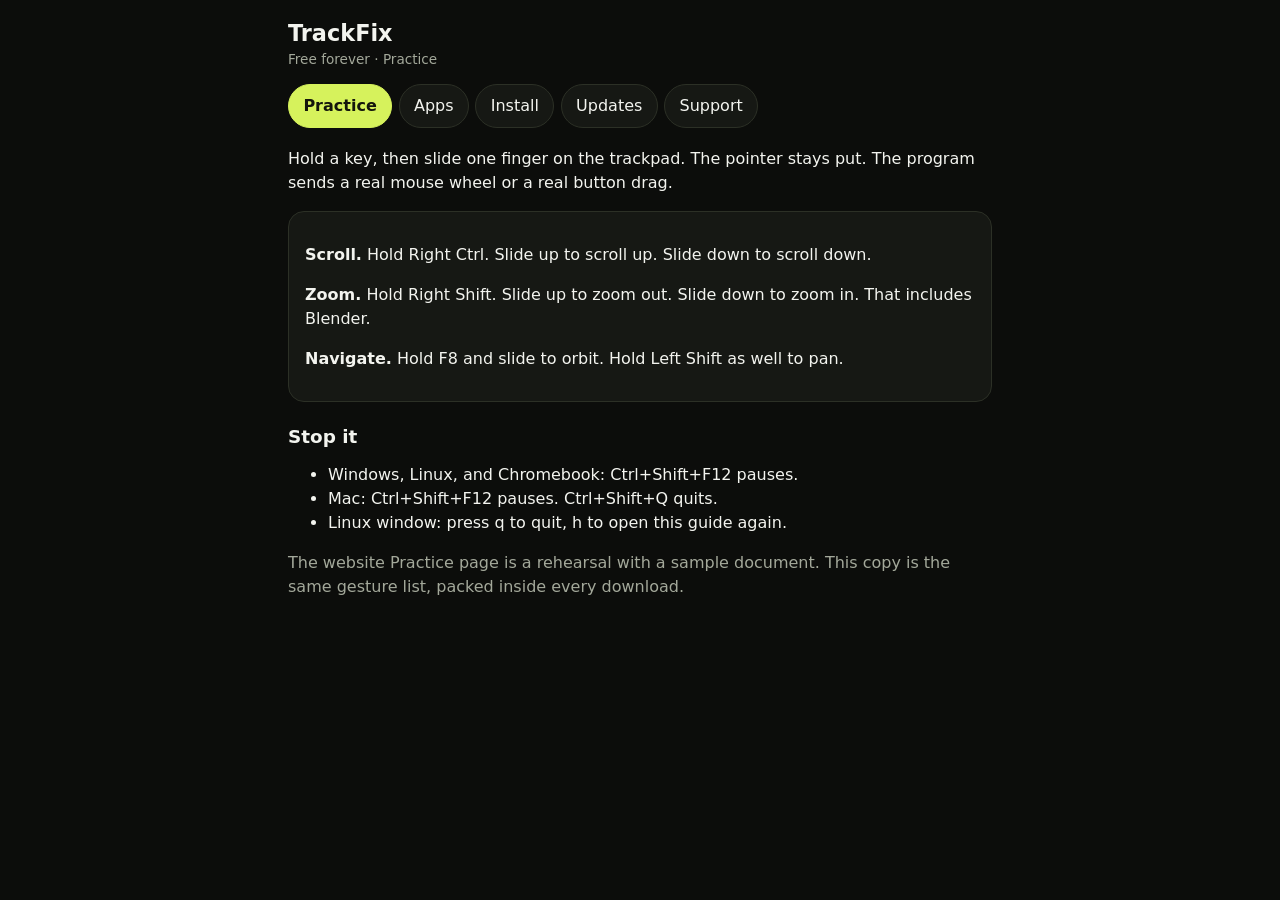
<file: Guide/index.html>
<!doctype html>
<html lang="en">
  <head>
    <meta charset="utf-8" />
    <meta name="viewport" content="width=device-width, initial-scale=1" />
    <title>Practice · TrackFix</title>
    <link rel="stylesheet" href="guide.css" />
  </head>
  <body>
    <main>
      <h1>TrackFix</h1>
      <p class="brand">Free forever · Practice</p>
      <nav>
        <a href="index.html" aria-current="page">Practice</a>
        <a href="apps.html">Apps</a>
        <a href="install.html">Install</a>
        <a href="updates.html">Updates</a>
        <a href="support.html">Support</a>
      </nav>
      <p>Hold a key, then slide one finger on the trackpad. The pointer stays put. The program sends a real mouse wheel or a real button drag.</p>
      <div class="card">
        <p><strong>Scroll.</strong> Hold Right Ctrl. Slide up to scroll up. Slide down to scroll down.</p>
        <p><strong>Zoom.</strong> Hold Right Shift. Slide up to zoom out. Slide down to zoom in. That includes Blender.</p>
        <p><strong>Navigate.</strong> Hold F8 and slide to orbit. Hold Left Shift as well to pan.</p>
      </div>
      <h2>Stop it</h2>
      <ul>
        <li>Windows, Linux, and Chromebook: Ctrl+Shift+F12 pauses.</li>
        <li>Mac: Ctrl+Shift+F12 pauses. Ctrl+Shift+Q quits.</li>
        <li>Linux window: press q to quit, h to open this guide again.</li>
      </ul>
      <p class="muted">The website Practice page is a rehearsal with a sample document. This copy is the same gesture list, packed inside every download.</p>
    </main>
  </body>
</html>
</file>
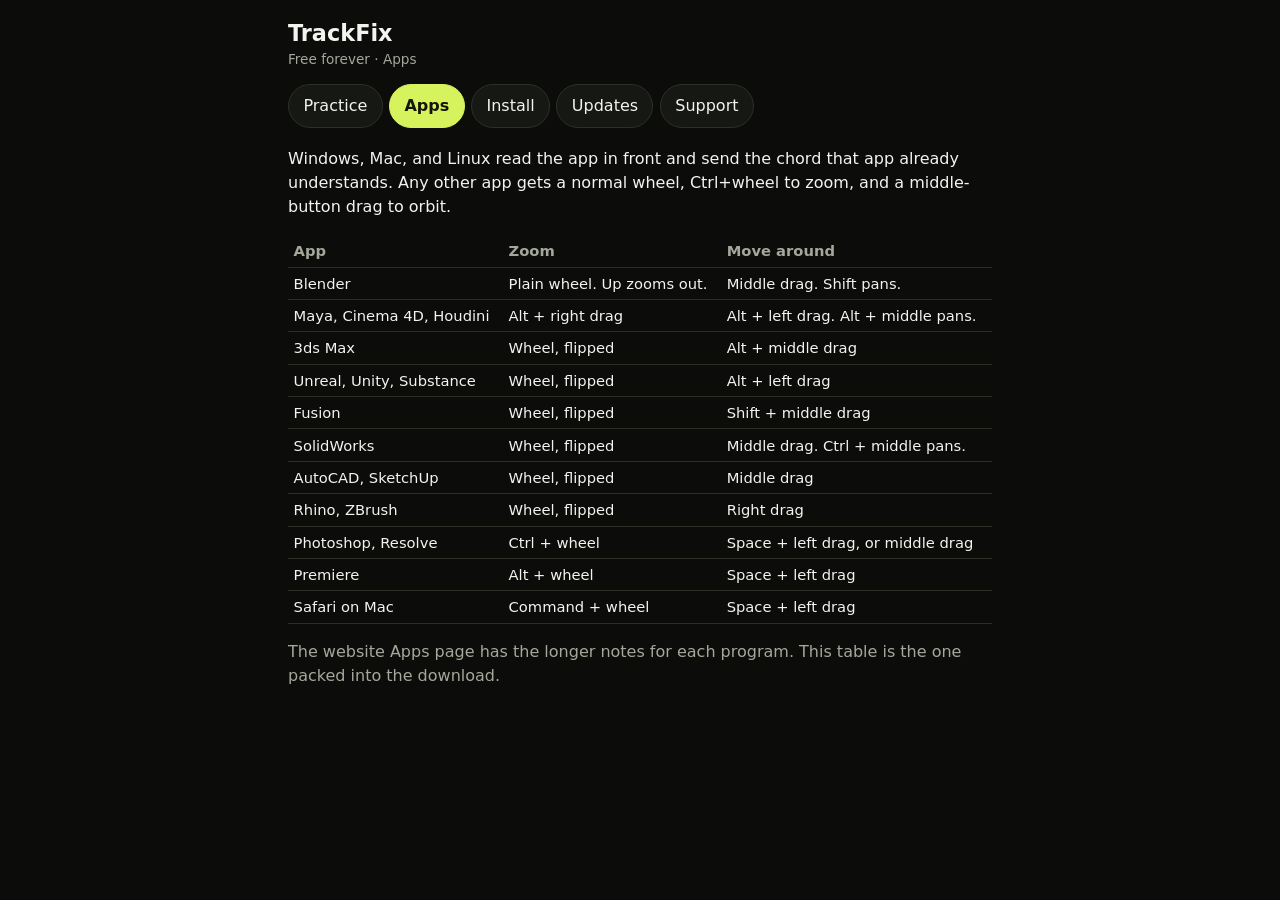
<file: Guide/apps.html>
<!doctype html>
<html lang="en">
  <head>
    <meta charset="utf-8" />
    <meta name="viewport" content="width=device-width, initial-scale=1" />
    <title>Apps · TrackFix</title>
    <link rel="stylesheet" href="guide.css" />
  </head>
  <body>
    <main>
      <h1>TrackFix</h1>
      <p class="brand">Free forever · Apps</p>
      <nav>
        <a href="index.html">Practice</a>
        <a href="apps.html" aria-current="page">Apps</a>
        <a href="install.html">Install</a>
        <a href="updates.html">Updates</a>
        <a href="support.html">Support</a>
      </nav>
      <p>Windows, Mac, and Linux read the app in front and send the chord that app already understands. Any other app gets a normal wheel, Ctrl+wheel to zoom, and a middle-button drag to orbit.</p>
      <table>
        <thead>
          <tr><th>App</th><th>Zoom</th><th>Move around</th></tr>
        </thead>
        <tbody>
          <tr><td>Blender</td><td>Plain wheel. Up zooms out.</td><td>Middle drag. Shift pans.</td></tr>
          <tr><td>Maya, Cinema 4D, Houdini</td><td>Alt + right drag</td><td>Alt + left drag. Alt + middle pans.</td></tr>
          <tr><td>3ds Max</td><td>Wheel, flipped</td><td>Alt + middle drag</td></tr>
          <tr><td>Unreal, Unity, Substance</td><td>Wheel, flipped</td><td>Alt + left drag</td></tr>
          <tr><td>Fusion</td><td>Wheel, flipped</td><td>Shift + middle drag</td></tr>
          <tr><td>SolidWorks</td><td>Wheel, flipped</td><td>Middle drag. Ctrl + middle pans.</td></tr>
          <tr><td>AutoCAD, SketchUp</td><td>Wheel, flipped</td><td>Middle drag</td></tr>
          <tr><td>Rhino, ZBrush</td><td>Wheel, flipped</td><td>Right drag</td></tr>
          <tr><td>Photoshop, Resolve</td><td>Ctrl + wheel</td><td>Space + left drag, or middle drag</td></tr>
          <tr><td>Premiere</td><td>Alt + wheel</td><td>Space + left drag</td></tr>
          <tr><td>Safari on Mac</td><td>Command + wheel</td><td>Space + left drag</td></tr>
        </tbody>
      </table>
      <p class="muted">The website Apps page has the longer notes for each program. This table is the one packed into the download.</p>
    </main>
  </body>
</html>
</file>
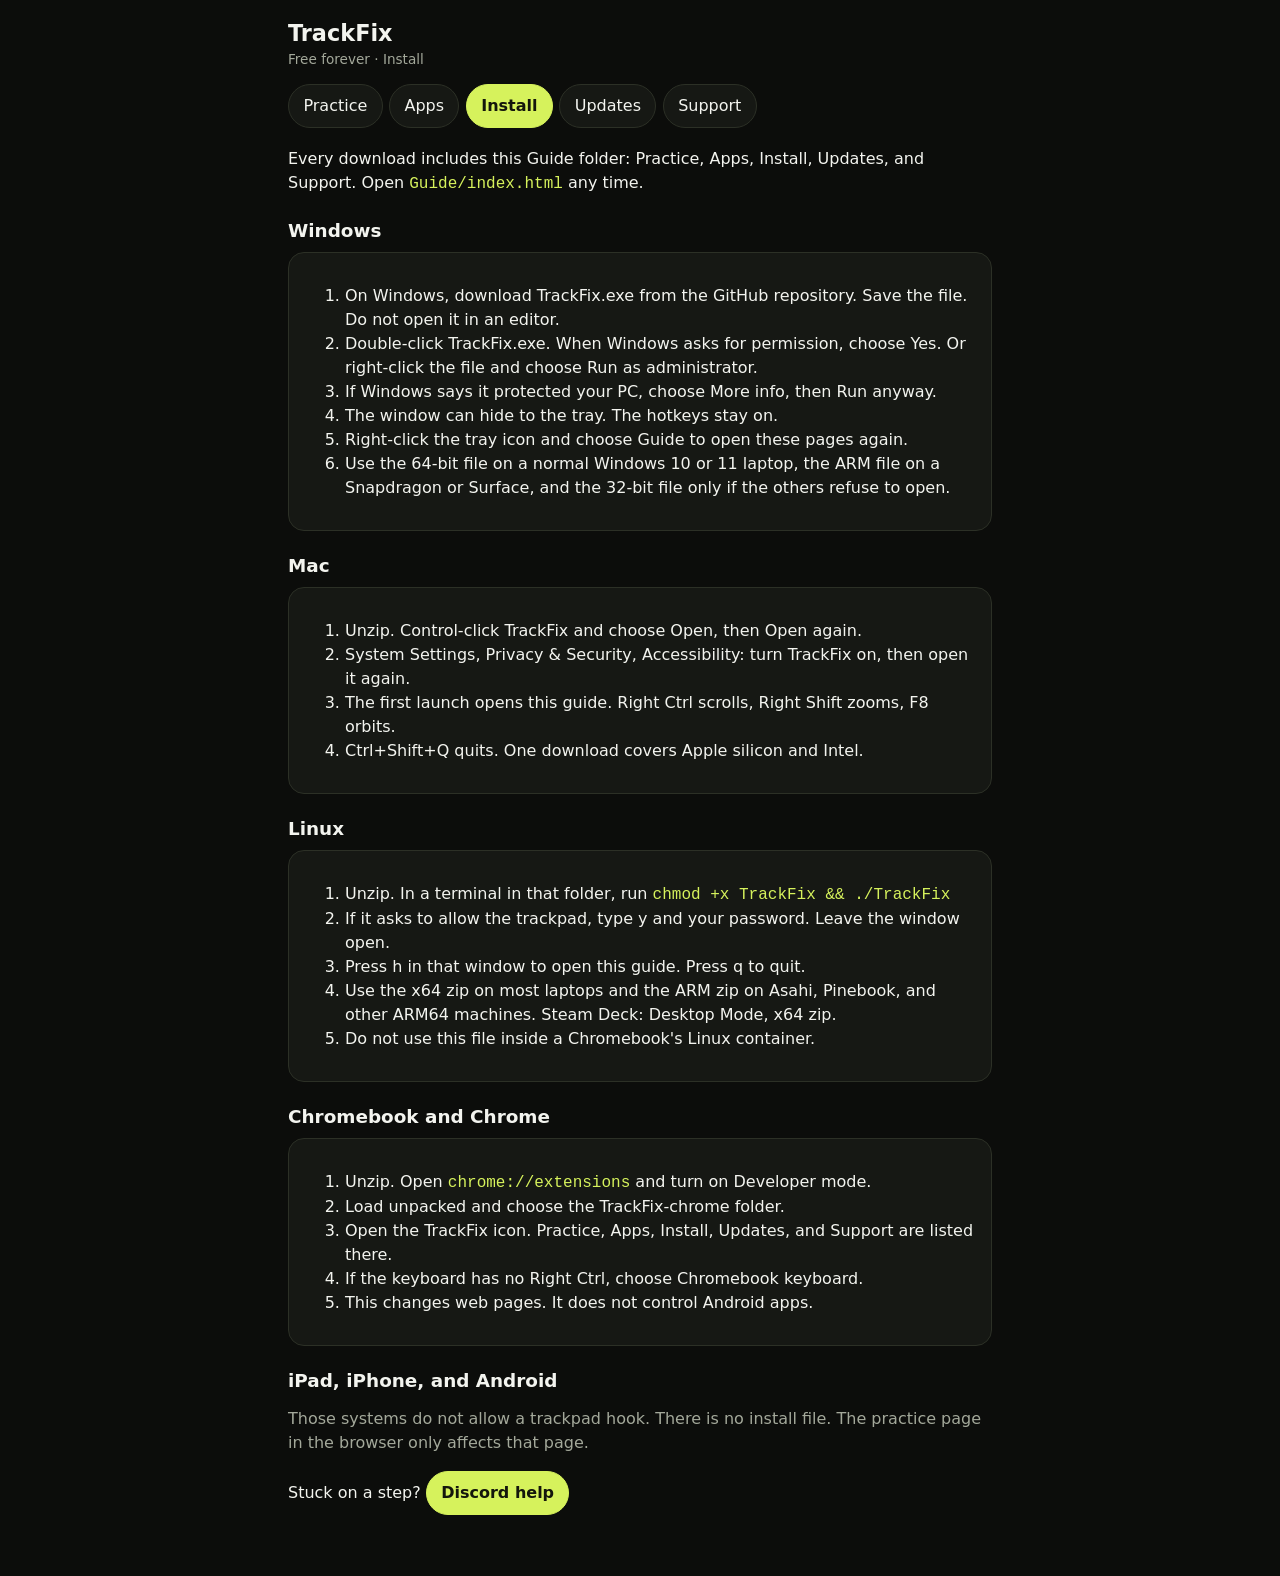
<file: Guide/install.html>
<!doctype html>
<html lang="en">
  <head>
    <meta charset="utf-8" />
    <meta name="viewport" content="width=device-width, initial-scale=1" />
    <title>Install · TrackFix</title>
    <link rel="stylesheet" href="guide.css" />
  </head>
  <body>
    <main>
      <h1>TrackFix</h1>
      <p class="brand">Free forever · Install</p>
      <nav>
        <a href="index.html">Practice</a>
        <a href="apps.html">Apps</a>
        <a href="install.html" aria-current="page">Install</a>
        <a href="updates.html">Updates</a>
        <a href="support.html">Support</a>
      </nav>
      <p>Every download includes this Guide folder: Practice, Apps, Install, Updates, and Support. Open <span class="mono">Guide/index.html</span> any time.</p>

      <h2>Windows</h2>
      <div class="card">
        <ol>
          <li>On Windows, download TrackFix.exe from the GitHub repository. Save the file. Do not open it in an editor.</li>
          <li>Double-click TrackFix.exe. When Windows asks for permission, choose Yes. Or right-click the file and choose Run as administrator.</li>
          <li>If Windows says it protected your PC, choose More info, then Run anyway.</li>
          <li>The window can hide to the tray. The hotkeys stay on.</li>
          <li>Right-click the tray icon and choose Guide to open these pages again.</li>
          <li>Use the 64-bit file on a normal Windows 10 or 11 laptop, the ARM file on a Snapdragon or Surface, and the 32-bit file only if the others refuse to open.</li>
        </ol>
      </div>

      <h2>Mac</h2>
      <div class="card">
        <ol>
          <li>Unzip. Control-click TrackFix and choose Open, then Open again.</li>
          <li>System Settings, Privacy & Security, Accessibility: turn TrackFix on, then open it again.</li>
          <li>The first launch opens this guide. Right Ctrl scrolls, Right Shift zooms, F8 orbits.</li>
          <li>Ctrl+Shift+Q quits. One download covers Apple silicon and Intel.</li>
        </ol>
      </div>

      <h2>Linux</h2>
      <div class="card">
        <ol>
          <li>Unzip. In a terminal in that folder, run <code>chmod +x TrackFix && ./TrackFix</code></li>
          <li>If it asks to allow the trackpad, type y and your password. Leave the window open.</li>
          <li>Press h in that window to open this guide. Press q to quit.</li>
          <li>Use the x64 zip on most laptops and the ARM zip on Asahi, Pinebook, and other ARM64 machines. Steam Deck: Desktop Mode, x64 zip.</li>
          <li>Do not use this file inside a Chromebook's Linux container.</li>
        </ol>
      </div>

      <h2>Chromebook and Chrome</h2>
      <div class="card">
        <ol>
          <li>Unzip. Open <code>chrome://extensions</code> and turn on Developer mode.</li>
          <li>Load unpacked and choose the TrackFix-chrome folder.</li>
          <li>Open the TrackFix icon. Practice, Apps, Install, Updates, and Support are listed there.</li>
          <li>If the keyboard has no Right Ctrl, choose Chromebook keyboard.</li>
          <li>This changes web pages. It does not control Android apps.</li>
        </ol>
      </div>

      <h2>iPad, iPhone, and Android</h2>
      <p class="muted">Those systems do not allow a trackpad hook. There is no install file. The practice page in the browser only affects that page.</p>
      <p>Stuck on a step? <a class="btn solid" href="https://discord.gg/8ESRPHcu2">Discord help</a></p>
    </main>
  </body>
</html>
</file>
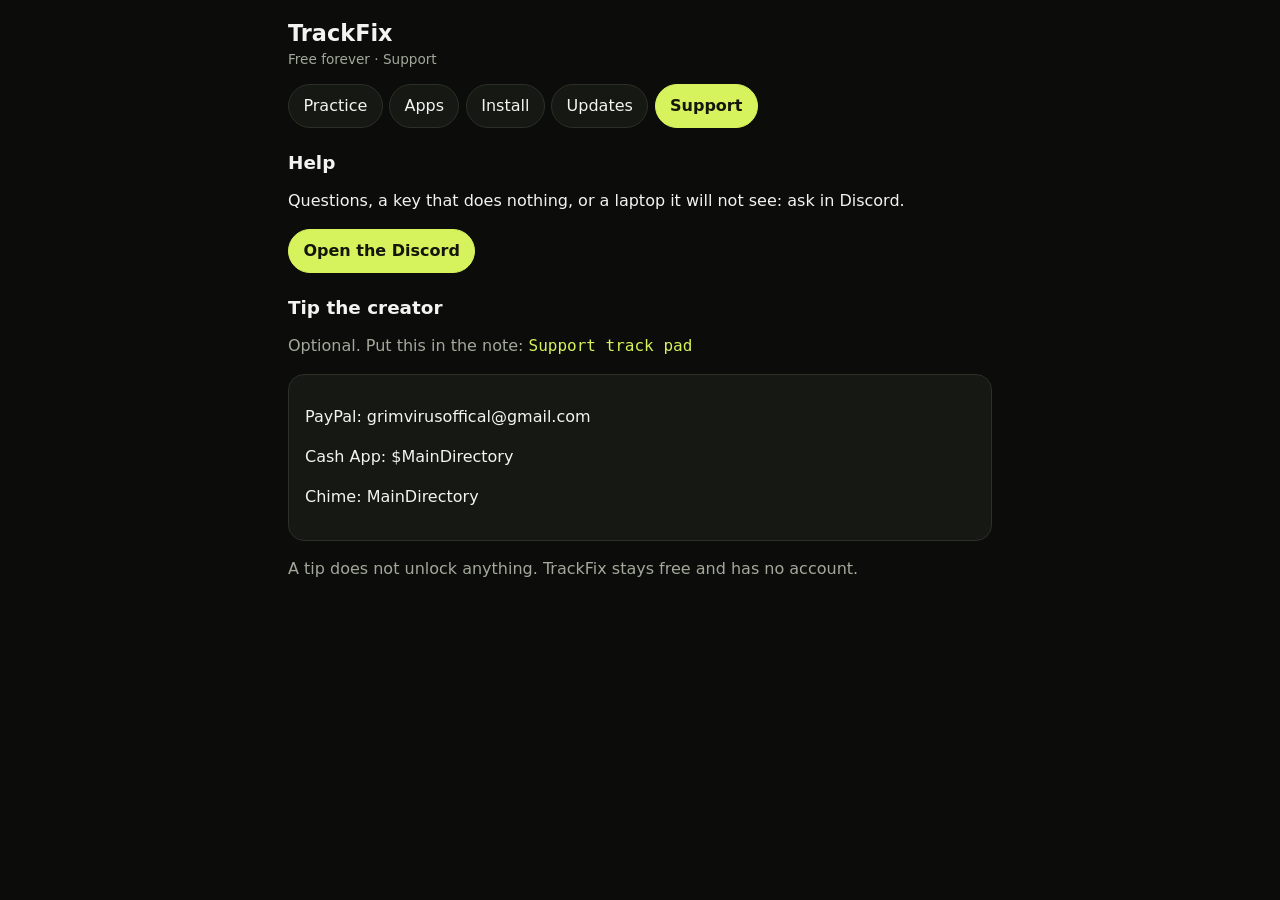
<file: Guide/support.html>
<!doctype html>
<html lang="en">
  <head>
    <meta charset="utf-8" />
    <meta name="viewport" content="width=device-width, initial-scale=1" />
    <title>Support · TrackFix</title>
    <link rel="stylesheet" href="guide.css" />
  </head>
  <body>
    <main>
      <h1>TrackFix</h1>
      <p class="brand">Free forever · Support</p>
      <nav>
        <a href="index.html">Practice</a>
        <a href="apps.html">Apps</a>
        <a href="install.html">Install</a>
        <a href="updates.html">Updates</a>
        <a href="support.html" aria-current="page">Support</a>
      </nav>
      <h2>Help</h2>
      <p>Questions, a key that does nothing, or a laptop it will not see: ask in Discord.</p>
      <p><a class="btn solid" href="https://discord.gg/8ESRPHcu2">Open the Discord</a></p>
      <h2>Tip the creator</h2>
      <p class="muted">Optional. Put this in the note: <span class="mono">Support track pad</span></p>
      <div class="card">
        <p>PayPal: grimvirusoffical@gmail.com</p>
        <p>Cash App: $MainDirectory</p>
        <p>Chime: MainDirectory</p>
      </div>
      <p class="muted">A tip does not unlock anything. TrackFix stays free and has no account.</p>
    </main>
  </body>
</html>
</file>
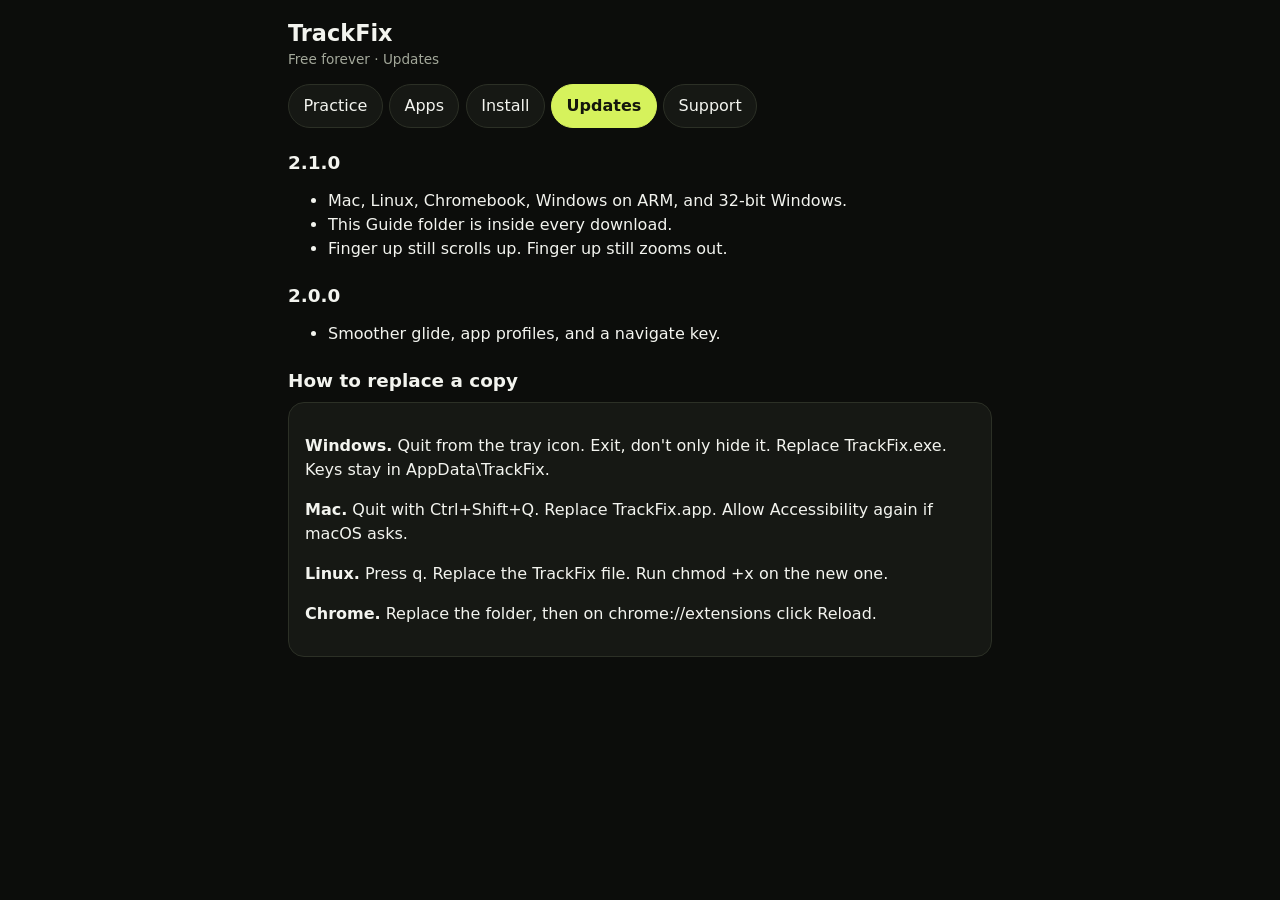
<file: Guide/updates.html>
<!doctype html>
<html lang="en">
  <head>
    <meta charset="utf-8" />
    <meta name="viewport" content="width=device-width, initial-scale=1" />
    <title>Updates · TrackFix</title>
    <link rel="stylesheet" href="guide.css" />
  </head>
  <body>
    <main>
      <h1>TrackFix</h1>
      <p class="brand">Free forever · Updates</p>
      <nav>
        <a href="index.html">Practice</a>
        <a href="apps.html">Apps</a>
        <a href="install.html">Install</a>
        <a href="updates.html" aria-current="page">Updates</a>
        <a href="support.html">Support</a>
      </nav>
      <h2>2.1.0</h2>
      <ul>
        <li>Mac, Linux, Chromebook, Windows on ARM, and 32-bit Windows.</li>
        <li>This Guide folder is inside every download.</li>
        <li>Finger up still scrolls up. Finger up still zooms out.</li>
      </ul>
      <h2>2.0.0</h2>
      <ul>
        <li>Smoother glide, app profiles, and a navigate key.</li>
      </ul>
      <h2>How to replace a copy</h2>
      <div class="card">
        <p><strong>Windows.</strong> Quit from the tray icon. Exit, don't only hide it. Replace TrackFix.exe. Keys stay in AppData\TrackFix.</p>
        <p><strong>Mac.</strong> Quit with Ctrl+Shift+Q. Replace TrackFix.app. Allow Accessibility again if macOS asks.</p>
        <p><strong>Linux.</strong> Press q. Replace the TrackFix file. Run chmod +x on the new one.</p>
        <p><strong>Chrome.</strong> Replace the folder, then on chrome://extensions click Reload.</p>
      </div>
    </main>
  </body>
</html>
</file>
<file: Guide/guide.css>
:root {
  color-scheme: dark;
  --bg: #0c0d0b;
  --surface: #161814;
  --fg: #f3f4ef;
  --muted: #a3a89a;
  --primary: #d6f25c;
  --ink: #14160c;
  --line: #2c3026;
  font-family: "Segoe UI", system-ui, sans-serif;
}
* { box-sizing: border-box; }
body {
  margin: 0;
  background: var(--bg);
  color: var(--fg);
}
main {
  max-width: 46rem;
  margin: 0 auto;
  padding: 1.25rem 1rem 3rem;
}
h1 { font-size: 1.4rem; margin: 0; }
h2 { font-size: 1.15rem; margin: 1.5rem 0 0.4rem; }
p, li { line-height: 1.5; }
.muted { color: var(--muted); }
.brand { font-size: 0.85rem; color: var(--muted); margin: 0.2rem 0 0.9rem; }
nav { display: flex; flex-wrap: wrap; gap: 0.4rem; margin: 0.8rem 0 1.2rem; }
nav a, .btn {
  display: inline-flex;
  align-items: center;
  min-height: 2.75rem;
  padding: 0 0.9rem;
  border-radius: 999px;
  border: 1px solid var(--line);
  color: var(--fg);
  text-decoration: none;
  background: var(--surface);
}
nav a[aria-current="page"], .btn.solid {
  background: var(--primary);
  color: var(--ink);
  border-color: var(--primary);
  font-weight: 650;
}
.card {
  background: var(--surface);
  border: 1px solid var(--line);
  border-radius: 1rem;
  padding: 0.9rem 1rem;
  margin: 0.7rem 0;
}
code, .mono { font-family: ui-monospace, monospace; color: var(--primary); }
table { width: 100%; border-collapse: collapse; font-size: 0.92rem; }
th, td { text-align: left; padding: 0.45rem 0.35rem; border-bottom: 1px solid var(--line); vertical-align: top; }
th { color: var(--muted); font-weight: 550; }
</file>
